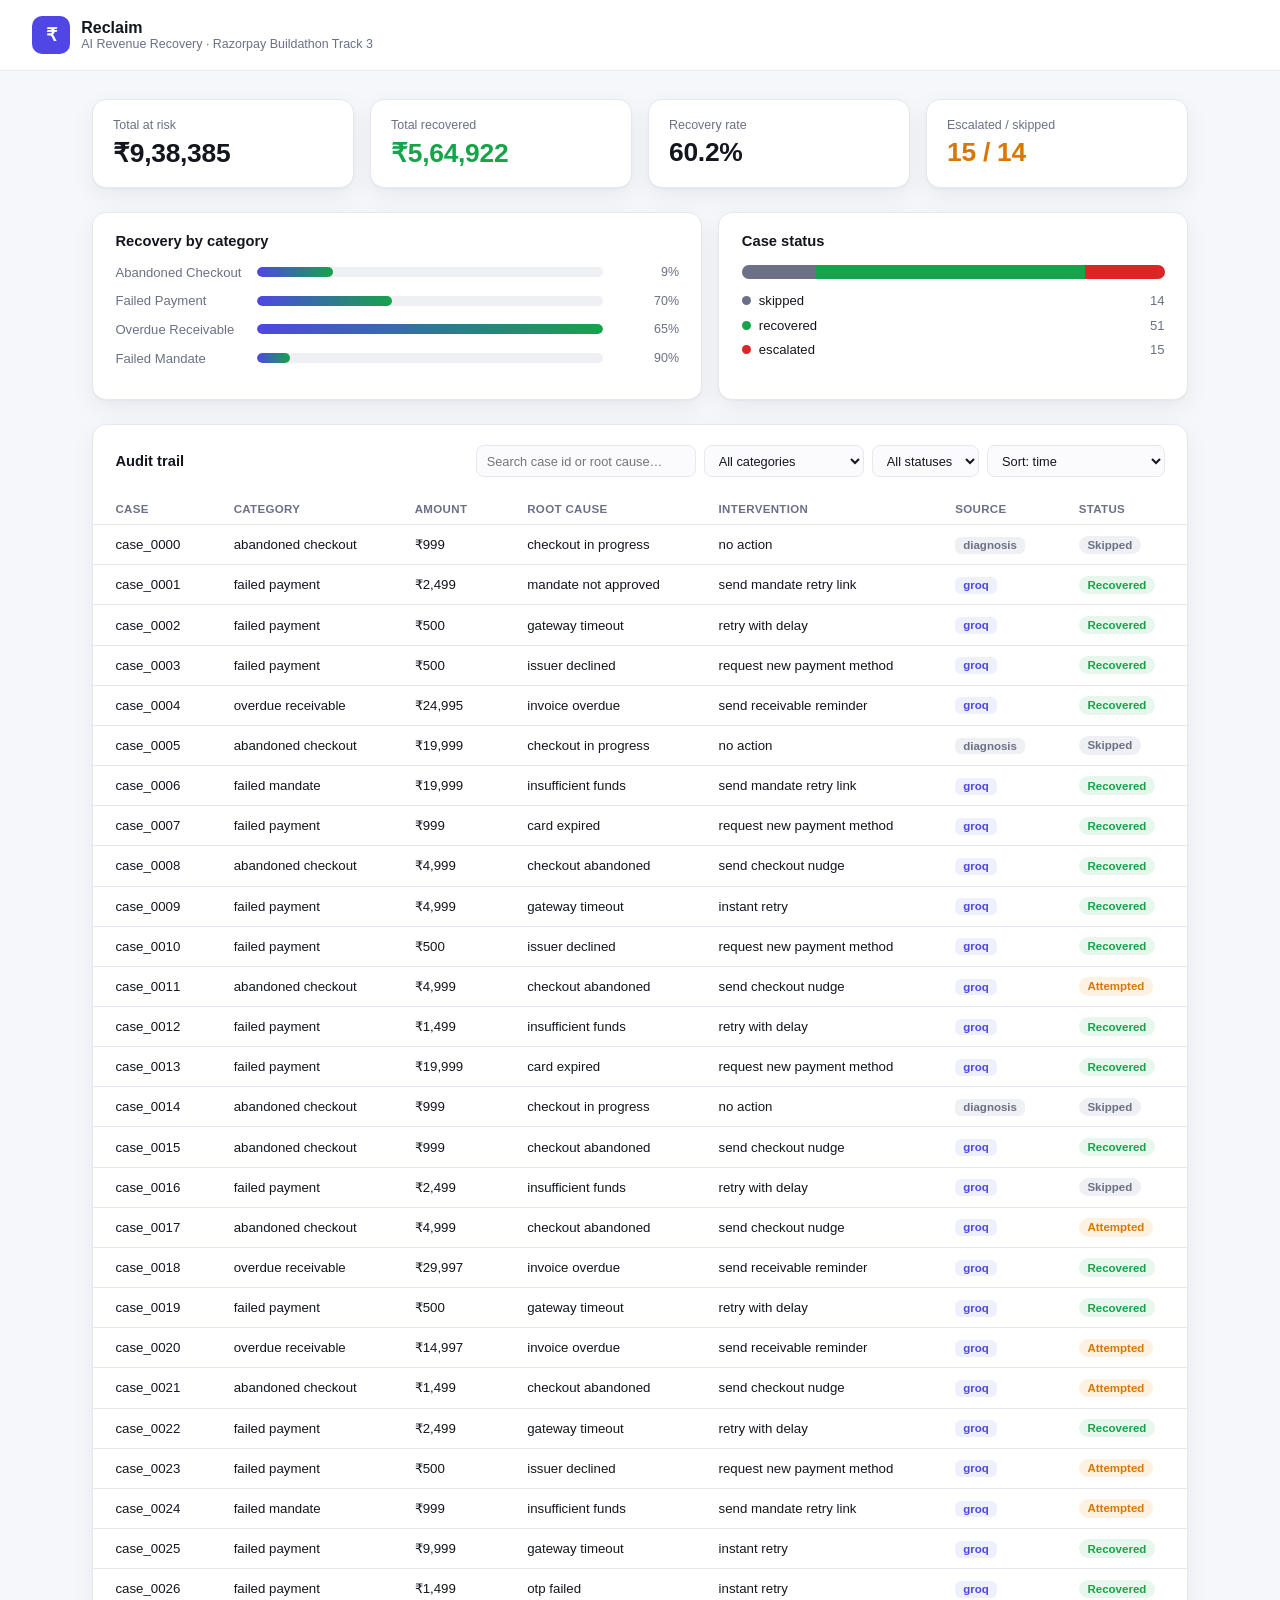
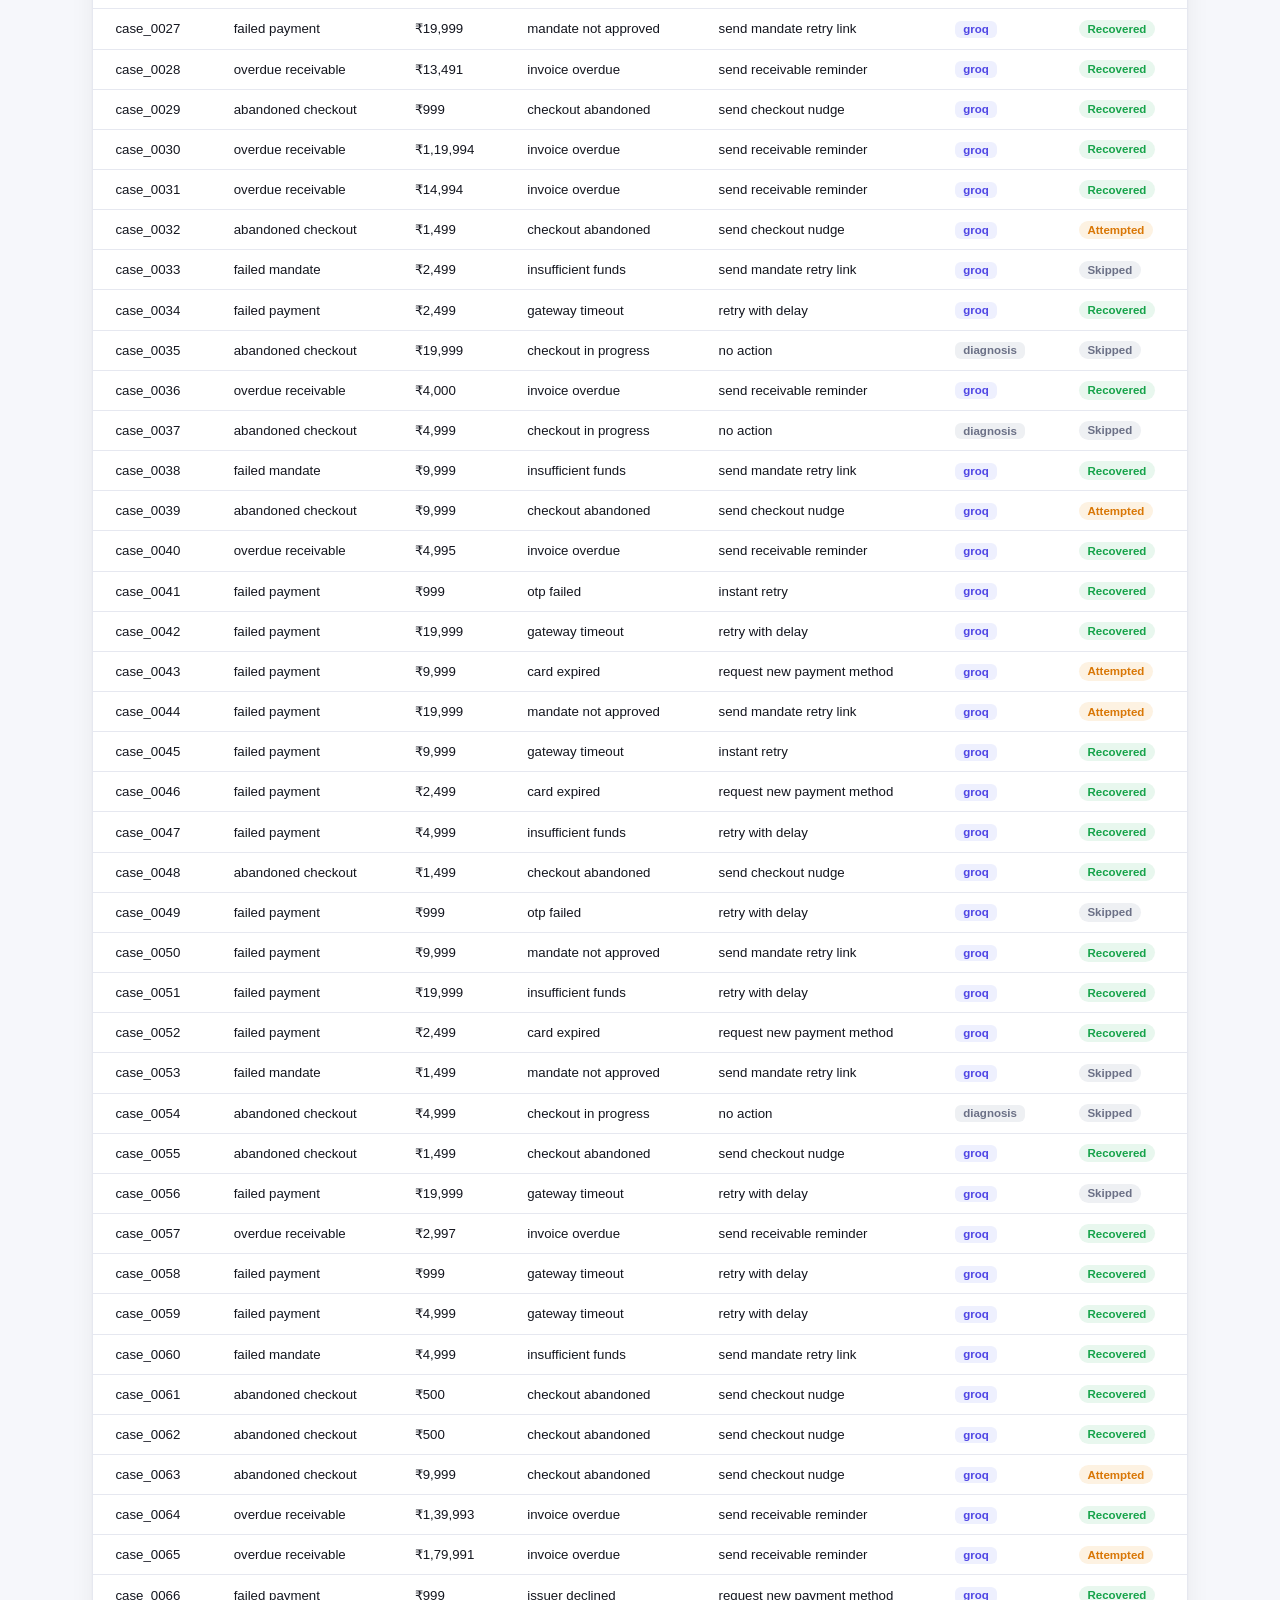
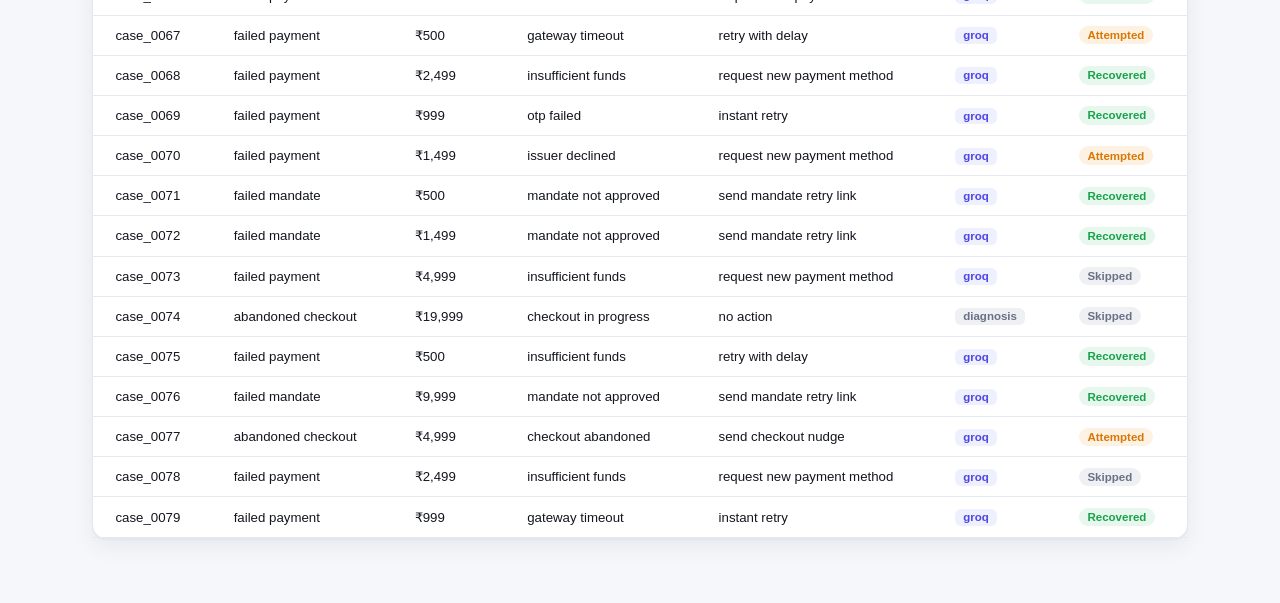
<file: static_site/index.html>
<!doctype html>
<html lang="en">
<head>
<meta charset="utf-8" />
<meta name="viewport" content="width=device-width, initial-scale=1" />
<title>Reclaim</title>
<link rel="stylesheet" href="styles.css" />
</head>
<body>
  <div class="app">
    <header class="topbar">
      <div class="brand">
        <span class="brand-mark">₹</span>
        <div>
          <div class="brand-title">Reclaim</div>
          <div class="brand-sub">AI Revenue Recovery &middot; Razorpay Buildathon Track 3</div>
        </div>
      </div>

      <form id="run-form" class="run-form">
        <label>
          <span>Batch size</span>
          <input type="number" id="run-n" value="80" min="1" max="500" />
        </label>
        <label>
          <span>Seed</span>
          <input type="number" id="run-seed" value="42" min="0" />
        </label>
        <button type="submit" id="run-btn">
          <span class="btn-label">Run new batch</span>
          <span class="btn-spinner" hidden></span>
        </button>
      </form>
    </header>

    <main id="app-main" class="main" hidden>
      <section class="stats">
        <div class="stat-card">
          <div class="stat-label">Total at risk</div>
          <div class="stat-value" id="stat-at-risk">–</div>
        </div>
        <div class="stat-card accent-good">
          <div class="stat-label">Total recovered</div>
          <div class="stat-value" id="stat-recovered">–</div>
        </div>
        <div class="stat-card">
          <div class="stat-label">Recovery rate</div>
          <div class="stat-value" id="stat-rate">–</div>
        </div>
        <div class="stat-card accent-warn">
          <div class="stat-label">Escalated / skipped</div>
          <div class="stat-value" id="stat-escalated">–</div>
        </div>
      </section>

      <section class="panels">
        <div class="panel">
          <h2>Recovery by category</h2>
          <div id="category-chart" class="chart"></div>
        </div>
        <div class="panel">
          <h2>Case status</h2>
          <div id="status-chart" class="chart"></div>
        </div>
      </section>

      <section class="panel table-panel">
        <div class="table-toolbar">
          <h2>Audit trail</h2>
          <div class="toolbar-controls">
            <input type="search" id="search" placeholder="Search case id or root cause…" />
            <select id="filter-category">
              <option value="">All categories</option>
            </select>
            <select id="filter-status">
              <option value="">All statuses</option>
            </select>
            <select id="sort-by">
              <option value="timestamp">Sort: time</option>
              <option value="amount_desc">Sort: amount (high–low)</option>
              <option value="amount_asc">Sort: amount (low–high)</option>
            </select>
          </div>
        </div>
        <div class="table-wrap">
          <table id="case-table">
            <thead>
              <tr>
                <th>Case</th>
                <th>Category</th>
                <th>Amount</th>
                <th>Root cause</th>
                <th>Intervention</th>
                <th>Source</th>
                <th>Status</th>
              </tr>
            </thead>
            <tbody id="case-table-body"></tbody>
          </table>
        </div>
        <div id="empty-state" class="empty-state" hidden>No cases match your filters.</div>
      </section>
    </main>

    <div id="loading-state" class="loading-state">
      <div class="loading-spinner"></div>
      <p>Loading batch results…</p>
      <button id="seed-run-btn" hidden>Run first batch</button>
    </div>
  </div>

  <div id="drawer-overlay" class="drawer-overlay" hidden>
    <aside id="drawer" class="drawer">
      <button id="drawer-close" class="drawer-close" aria-label="Close">&times;</button>
      <div id="drawer-content"></div>
    </aside>
  </div>

  <script>window.RECLAIM_STATIC = true;</script>
  <script src="app.js"></script>
</body>
</html>
</file>
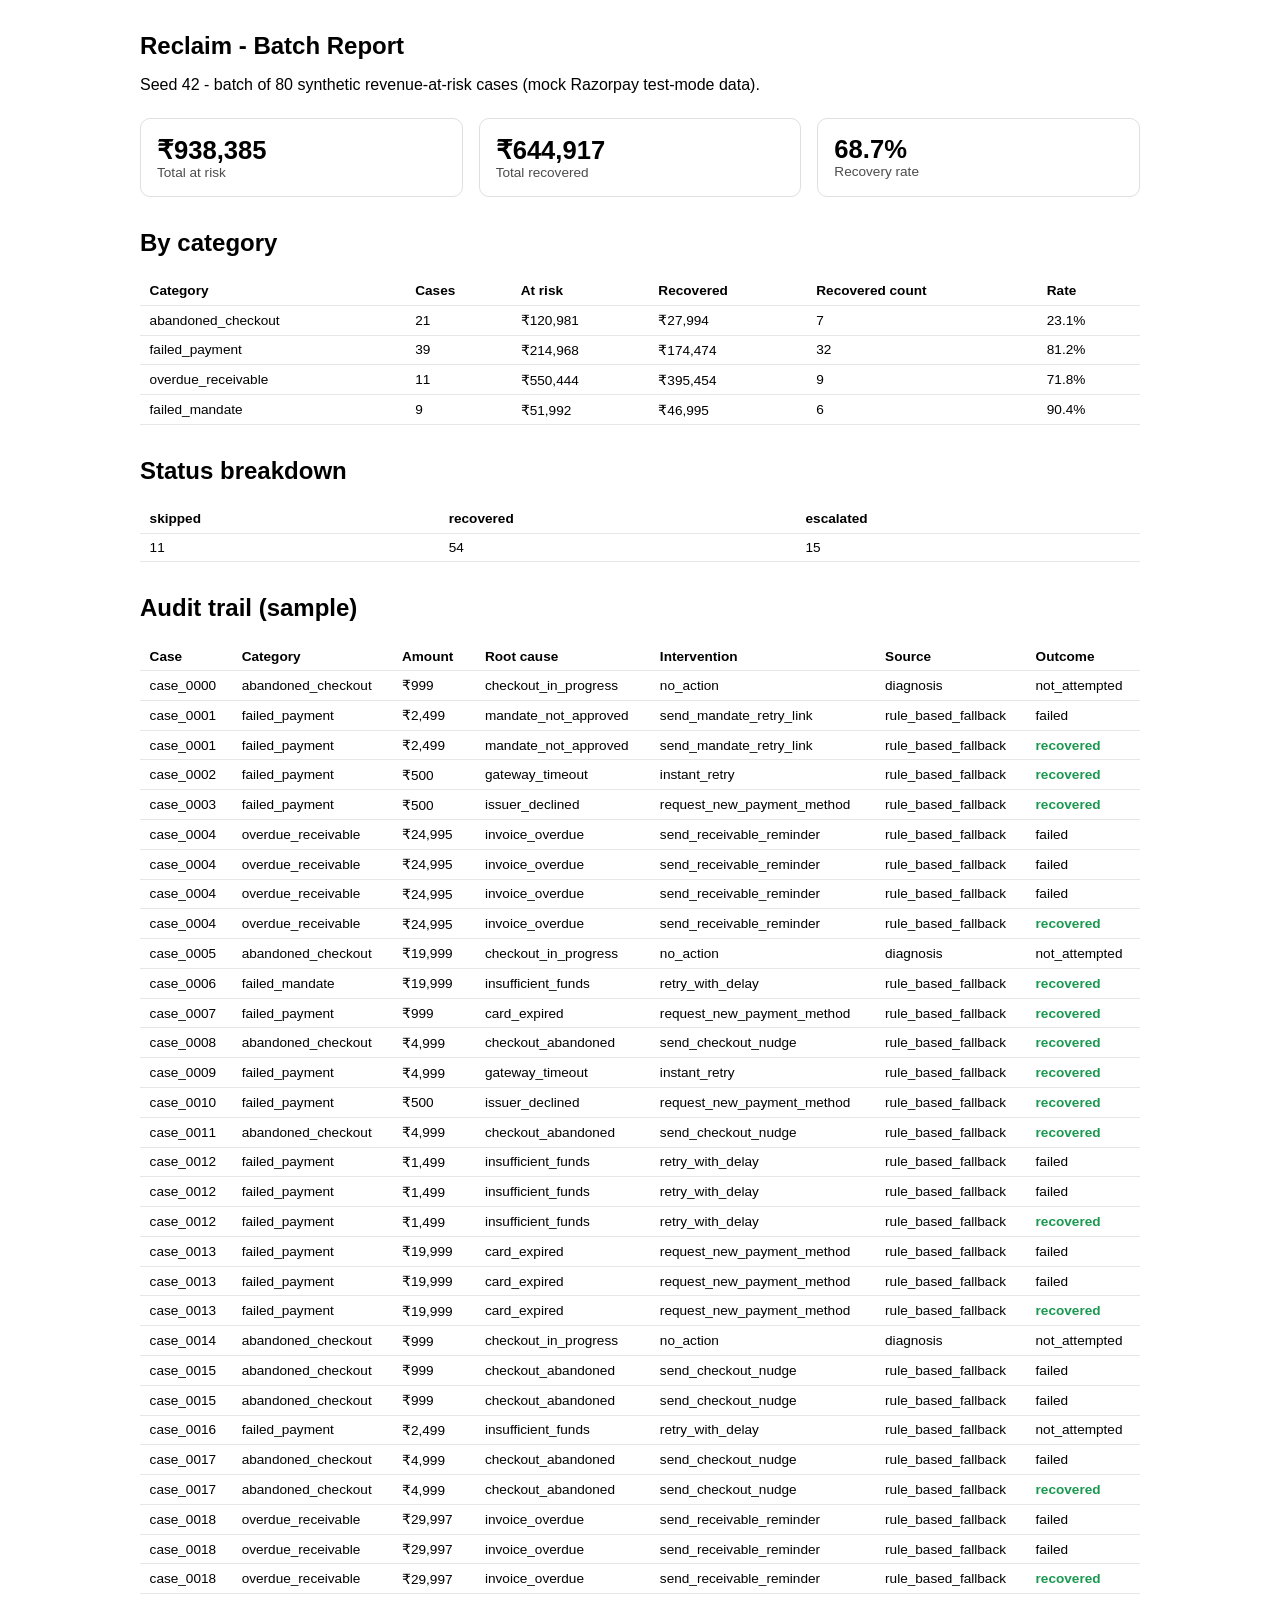
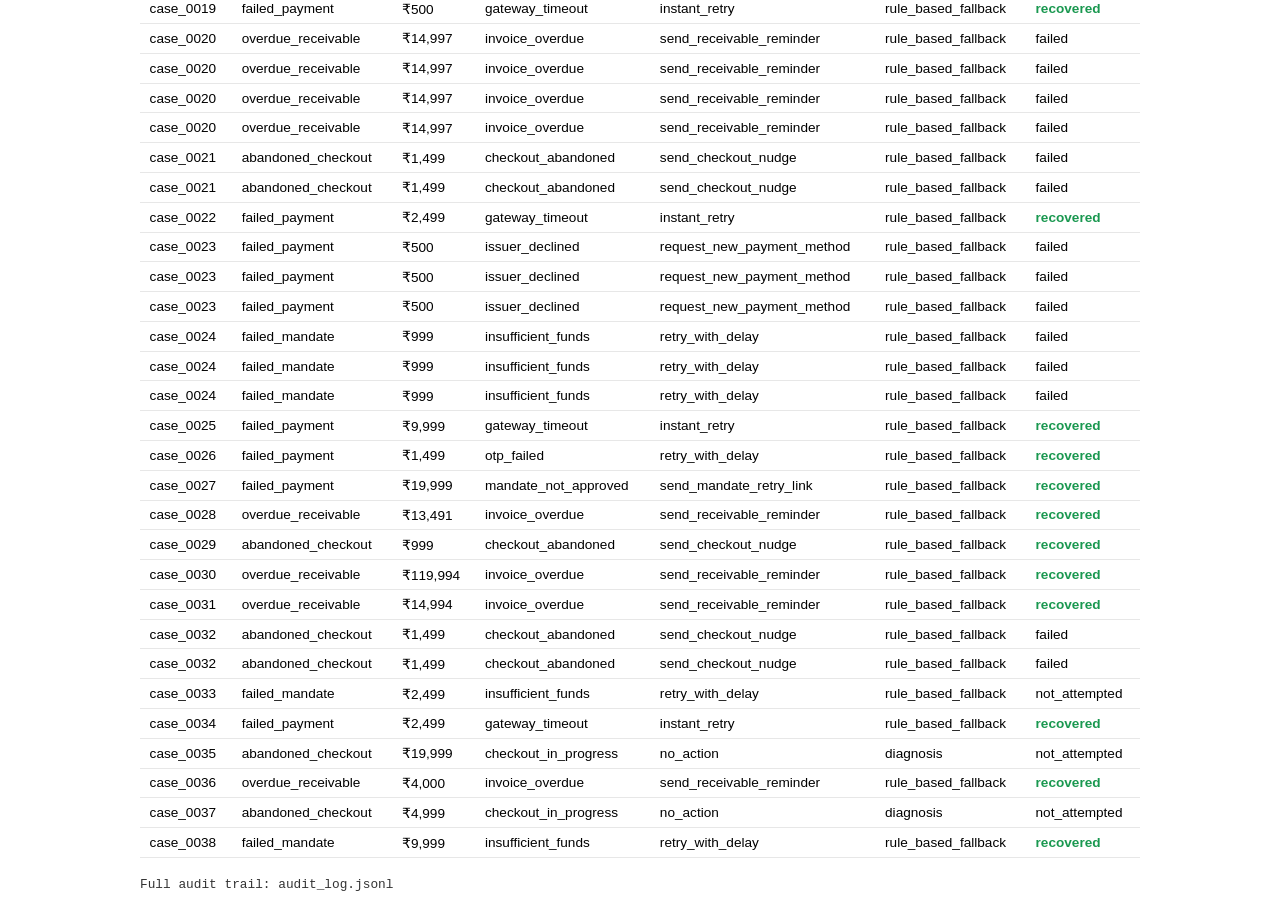
<file: sample_output/dashboard.html>
<!doctype html>
<html lang="en">
<head>
<meta charset="utf-8">
<title>Reclaim - Batch Report</title>
<style>
  :root { color-scheme: light dark; }
  body { font-family: -apple-system, Segoe UI, Roboto, sans-serif; max-width: 1000px; margin: 2rem auto; padding: 0 1rem; }
  h1 { font-size: 1.5rem; }
  .stats { display: grid; grid-template-columns: repeat(auto-fit, minmax(160px, 1fr)); gap: 1rem; margin: 1.5rem 0; }
  .stat { border: 1px solid #8884; border-radius: 10px; padding: 1rem; }
  .stat .value { font-size: 1.6rem; font-weight: 700; }
  .stat .label { opacity: 0.7; font-size: 0.85rem; }
  table { width: 100%; border-collapse: collapse; margin-top: 1rem; font-size: 0.85rem; }
  th, td { text-align: left; padding: 0.4rem 0.6rem; border-bottom: 1px solid #8883; }
  .status-recovered { color: #1a9850; font-weight: 600; }
  .status-escalated { color: #d73027; font-weight: 600; }
  .status-skipped { opacity: 0.6; }
  code { font-size: 0.8rem; opacity: 0.8; }
  .section { margin-top: 2rem; }
</style>
</head>
<body>
<h1>Reclaim - Batch Report</h1>
<p>Seed 42 - batch of 80 synthetic revenue-at-risk cases (mock Razorpay test-mode data).</p>

<div class="stats">
  <div class="stat"><div class="value">₹938,385</div><div class="label">Total at risk</div></div>
  <div class="stat"><div class="value">₹644,917</div><div class="label">Total recovered</div></div>
  <div class="stat"><div class="value">68.7%</div><div class="label">Recovery rate</div></div>
</div>

<div class="section">
<h2>By category</h2>
<table>
<tr><th>Category</th><th>Cases</th><th>At risk</th><th>Recovered</th><th>Recovered count</th><th>Rate</th></tr>
<tr><td>abandoned_checkout</td><td>21</td><td>₹120,981</td><td>₹27,994</td><td>7</td><td>23.1%</td></tr>
<tr><td>failed_payment</td><td>39</td><td>₹214,968</td><td>₹174,474</td><td>32</td><td>81.2%</td></tr>
<tr><td>overdue_receivable</td><td>11</td><td>₹550,444</td><td>₹395,454</td><td>9</td><td>71.8%</td></tr>
<tr><td>failed_mandate</td><td>9</td><td>₹51,992</td><td>₹46,995</td><td>6</td><td>90.4%</td></tr>
</table>
</div>

<div class="section">
<h2>Status breakdown</h2>
<table><tr><th>skipped</th><th>recovered</th><th>escalated</th></tr><tr><td>11</td><td>54</td><td>15</td></tr></table>
</div>

<div class="section">
<h2>Audit trail (sample)</h2>
<table>
<tr><th>Case</th><th>Category</th><th>Amount</th><th>Root cause</th><th>Intervention</th><th>Source</th><th>Outcome</th></tr>
<tr><td>case_0000</td><td>abandoned_checkout</td><td>₹999</td><td>checkout_in_progress</td><td>no_action</td><td>diagnosis</td><td class="status-not-attempted">not_attempted</td></tr>
<tr><td>case_0001</td><td>failed_payment</td><td>₹2,499</td><td>mandate_not_approved</td><td>send_mandate_retry_link</td><td>rule_based_fallback</td><td class="status-failed">failed</td></tr>
<tr><td>case_0001</td><td>failed_payment</td><td>₹2,499</td><td>mandate_not_approved</td><td>send_mandate_retry_link</td><td>rule_based_fallback</td><td class="status-recovered">recovered</td></tr>
<tr><td>case_0002</td><td>failed_payment</td><td>₹500</td><td>gateway_timeout</td><td>instant_retry</td><td>rule_based_fallback</td><td class="status-recovered">recovered</td></tr>
<tr><td>case_0003</td><td>failed_payment</td><td>₹500</td><td>issuer_declined</td><td>request_new_payment_method</td><td>rule_based_fallback</td><td class="status-recovered">recovered</td></tr>
<tr><td>case_0004</td><td>overdue_receivable</td><td>₹24,995</td><td>invoice_overdue</td><td>send_receivable_reminder</td><td>rule_based_fallback</td><td class="status-failed">failed</td></tr>
<tr><td>case_0004</td><td>overdue_receivable</td><td>₹24,995</td><td>invoice_overdue</td><td>send_receivable_reminder</td><td>rule_based_fallback</td><td class="status-failed">failed</td></tr>
<tr><td>case_0004</td><td>overdue_receivable</td><td>₹24,995</td><td>invoice_overdue</td><td>send_receivable_reminder</td><td>rule_based_fallback</td><td class="status-failed">failed</td></tr>
<tr><td>case_0004</td><td>overdue_receivable</td><td>₹24,995</td><td>invoice_overdue</td><td>send_receivable_reminder</td><td>rule_based_fallback</td><td class="status-recovered">recovered</td></tr>
<tr><td>case_0005</td><td>abandoned_checkout</td><td>₹19,999</td><td>checkout_in_progress</td><td>no_action</td><td>diagnosis</td><td class="status-not-attempted">not_attempted</td></tr>
<tr><td>case_0006</td><td>failed_mandate</td><td>₹19,999</td><td>insufficient_funds</td><td>retry_with_delay</td><td>rule_based_fallback</td><td class="status-recovered">recovered</td></tr>
<tr><td>case_0007</td><td>failed_payment</td><td>₹999</td><td>card_expired</td><td>request_new_payment_method</td><td>rule_based_fallback</td><td class="status-recovered">recovered</td></tr>
<tr><td>case_0008</td><td>abandoned_checkout</td><td>₹4,999</td><td>checkout_abandoned</td><td>send_checkout_nudge</td><td>rule_based_fallback</td><td class="status-recovered">recovered</td></tr>
<tr><td>case_0009</td><td>failed_payment</td><td>₹4,999</td><td>gateway_timeout</td><td>instant_retry</td><td>rule_based_fallback</td><td class="status-recovered">recovered</td></tr>
<tr><td>case_0010</td><td>failed_payment</td><td>₹500</td><td>issuer_declined</td><td>request_new_payment_method</td><td>rule_based_fallback</td><td class="status-recovered">recovered</td></tr>
<tr><td>case_0011</td><td>abandoned_checkout</td><td>₹4,999</td><td>checkout_abandoned</td><td>send_checkout_nudge</td><td>rule_based_fallback</td><td class="status-recovered">recovered</td></tr>
<tr><td>case_0012</td><td>failed_payment</td><td>₹1,499</td><td>insufficient_funds</td><td>retry_with_delay</td><td>rule_based_fallback</td><td class="status-failed">failed</td></tr>
<tr><td>case_0012</td><td>failed_payment</td><td>₹1,499</td><td>insufficient_funds</td><td>retry_with_delay</td><td>rule_based_fallback</td><td class="status-failed">failed</td></tr>
<tr><td>case_0012</td><td>failed_payment</td><td>₹1,499</td><td>insufficient_funds</td><td>retry_with_delay</td><td>rule_based_fallback</td><td class="status-recovered">recovered</td></tr>
<tr><td>case_0013</td><td>failed_payment</td><td>₹19,999</td><td>card_expired</td><td>request_new_payment_method</td><td>rule_based_fallback</td><td class="status-failed">failed</td></tr>
<tr><td>case_0013</td><td>failed_payment</td><td>₹19,999</td><td>card_expired</td><td>request_new_payment_method</td><td>rule_based_fallback</td><td class="status-failed">failed</td></tr>
<tr><td>case_0013</td><td>failed_payment</td><td>₹19,999</td><td>card_expired</td><td>request_new_payment_method</td><td>rule_based_fallback</td><td class="status-recovered">recovered</td></tr>
<tr><td>case_0014</td><td>abandoned_checkout</td><td>₹999</td><td>checkout_in_progress</td><td>no_action</td><td>diagnosis</td><td class="status-not-attempted">not_attempted</td></tr>
<tr><td>case_0015</td><td>abandoned_checkout</td><td>₹999</td><td>checkout_abandoned</td><td>send_checkout_nudge</td><td>rule_based_fallback</td><td class="status-failed">failed</td></tr>
<tr><td>case_0015</td><td>abandoned_checkout</td><td>₹999</td><td>checkout_abandoned</td><td>send_checkout_nudge</td><td>rule_based_fallback</td><td class="status-failed">failed</td></tr>
<tr><td>case_0016</td><td>failed_payment</td><td>₹2,499</td><td>insufficient_funds</td><td>retry_with_delay</td><td>rule_based_fallback</td><td class="status-not-attempted">not_attempted</td></tr>
<tr><td>case_0017</td><td>abandoned_checkout</td><td>₹4,999</td><td>checkout_abandoned</td><td>send_checkout_nudge</td><td>rule_based_fallback</td><td class="status-failed">failed</td></tr>
<tr><td>case_0017</td><td>abandoned_checkout</td><td>₹4,999</td><td>checkout_abandoned</td><td>send_checkout_nudge</td><td>rule_based_fallback</td><td class="status-recovered">recovered</td></tr>
<tr><td>case_0018</td><td>overdue_receivable</td><td>₹29,997</td><td>invoice_overdue</td><td>send_receivable_reminder</td><td>rule_based_fallback</td><td class="status-failed">failed</td></tr>
<tr><td>case_0018</td><td>overdue_receivable</td><td>₹29,997</td><td>invoice_overdue</td><td>send_receivable_reminder</td><td>rule_based_fallback</td><td class="status-failed">failed</td></tr>
<tr><td>case_0018</td><td>overdue_receivable</td><td>₹29,997</td><td>invoice_overdue</td><td>send_receivable_reminder</td><td>rule_based_fallback</td><td class="status-recovered">recovered</td></tr>
<tr><td>case_0019</td><td>failed_payment</td><td>₹500</td><td>gateway_timeout</td><td>instant_retry</td><td>rule_based_fallback</td><td class="status-recovered">recovered</td></tr>
<tr><td>case_0020</td><td>overdue_receivable</td><td>₹14,997</td><td>invoice_overdue</td><td>send_receivable_reminder</td><td>rule_based_fallback</td><td class="status-failed">failed</td></tr>
<tr><td>case_0020</td><td>overdue_receivable</td><td>₹14,997</td><td>invoice_overdue</td><td>send_receivable_reminder</td><td>rule_based_fallback</td><td class="status-failed">failed</td></tr>
<tr><td>case_0020</td><td>overdue_receivable</td><td>₹14,997</td><td>invoice_overdue</td><td>send_receivable_reminder</td><td>rule_based_fallback</td><td class="status-failed">failed</td></tr>
<tr><td>case_0020</td><td>overdue_receivable</td><td>₹14,997</td><td>invoice_overdue</td><td>send_receivable_reminder</td><td>rule_based_fallback</td><td class="status-failed">failed</td></tr>
<tr><td>case_0021</td><td>abandoned_checkout</td><td>₹1,499</td><td>checkout_abandoned</td><td>send_checkout_nudge</td><td>rule_based_fallback</td><td class="status-failed">failed</td></tr>
<tr><td>case_0021</td><td>abandoned_checkout</td><td>₹1,499</td><td>checkout_abandoned</td><td>send_checkout_nudge</td><td>rule_based_fallback</td><td class="status-failed">failed</td></tr>
<tr><td>case_0022</td><td>failed_payment</td><td>₹2,499</td><td>gateway_timeout</td><td>instant_retry</td><td>rule_based_fallback</td><td class="status-recovered">recovered</td></tr>
<tr><td>case_0023</td><td>failed_payment</td><td>₹500</td><td>issuer_declined</td><td>request_new_payment_method</td><td>rule_based_fallback</td><td class="status-failed">failed</td></tr>
<tr><td>case_0023</td><td>failed_payment</td><td>₹500</td><td>issuer_declined</td><td>request_new_payment_method</td><td>rule_based_fallback</td><td class="status-failed">failed</td></tr>
<tr><td>case_0023</td><td>failed_payment</td><td>₹500</td><td>issuer_declined</td><td>request_new_payment_method</td><td>rule_based_fallback</td><td class="status-failed">failed</td></tr>
<tr><td>case_0024</td><td>failed_mandate</td><td>₹999</td><td>insufficient_funds</td><td>retry_with_delay</td><td>rule_based_fallback</td><td class="status-failed">failed</td></tr>
<tr><td>case_0024</td><td>failed_mandate</td><td>₹999</td><td>insufficient_funds</td><td>retry_with_delay</td><td>rule_based_fallback</td><td class="status-failed">failed</td></tr>
<tr><td>case_0024</td><td>failed_mandate</td><td>₹999</td><td>insufficient_funds</td><td>retry_with_delay</td><td>rule_based_fallback</td><td class="status-failed">failed</td></tr>
<tr><td>case_0025</td><td>failed_payment</td><td>₹9,999</td><td>gateway_timeout</td><td>instant_retry</td><td>rule_based_fallback</td><td class="status-recovered">recovered</td></tr>
<tr><td>case_0026</td><td>failed_payment</td><td>₹1,499</td><td>otp_failed</td><td>retry_with_delay</td><td>rule_based_fallback</td><td class="status-recovered">recovered</td></tr>
<tr><td>case_0027</td><td>failed_payment</td><td>₹19,999</td><td>mandate_not_approved</td><td>send_mandate_retry_link</td><td>rule_based_fallback</td><td class="status-recovered">recovered</td></tr>
<tr><td>case_0028</td><td>overdue_receivable</td><td>₹13,491</td><td>invoice_overdue</td><td>send_receivable_reminder</td><td>rule_based_fallback</td><td class="status-recovered">recovered</td></tr>
<tr><td>case_0029</td><td>abandoned_checkout</td><td>₹999</td><td>checkout_abandoned</td><td>send_checkout_nudge</td><td>rule_based_fallback</td><td class="status-recovered">recovered</td></tr>
<tr><td>case_0030</td><td>overdue_receivable</td><td>₹119,994</td><td>invoice_overdue</td><td>send_receivable_reminder</td><td>rule_based_fallback</td><td class="status-recovered">recovered</td></tr>
<tr><td>case_0031</td><td>overdue_receivable</td><td>₹14,994</td><td>invoice_overdue</td><td>send_receivable_reminder</td><td>rule_based_fallback</td><td class="status-recovered">recovered</td></tr>
<tr><td>case_0032</td><td>abandoned_checkout</td><td>₹1,499</td><td>checkout_abandoned</td><td>send_checkout_nudge</td><td>rule_based_fallback</td><td class="status-failed">failed</td></tr>
<tr><td>case_0032</td><td>abandoned_checkout</td><td>₹1,499</td><td>checkout_abandoned</td><td>send_checkout_nudge</td><td>rule_based_fallback</td><td class="status-failed">failed</td></tr>
<tr><td>case_0033</td><td>failed_mandate</td><td>₹2,499</td><td>insufficient_funds</td><td>retry_with_delay</td><td>rule_based_fallback</td><td class="status-not-attempted">not_attempted</td></tr>
<tr><td>case_0034</td><td>failed_payment</td><td>₹2,499</td><td>gateway_timeout</td><td>instant_retry</td><td>rule_based_fallback</td><td class="status-recovered">recovered</td></tr>
<tr><td>case_0035</td><td>abandoned_checkout</td><td>₹19,999</td><td>checkout_in_progress</td><td>no_action</td><td>diagnosis</td><td class="status-not-attempted">not_attempted</td></tr>
<tr><td>case_0036</td><td>overdue_receivable</td><td>₹4,000</td><td>invoice_overdue</td><td>send_receivable_reminder</td><td>rule_based_fallback</td><td class="status-recovered">recovered</td></tr>
<tr><td>case_0037</td><td>abandoned_checkout</td><td>₹4,999</td><td>checkout_in_progress</td><td>no_action</td><td>diagnosis</td><td class="status-not-attempted">not_attempted</td></tr>
<tr><td>case_0038</td><td>failed_mandate</td><td>₹9,999</td><td>insufficient_funds</td><td>retry_with_delay</td><td>rule_based_fallback</td><td class="status-recovered">recovered</td></tr>
</table>
<p><code>Full audit trail: audit_log.jsonl</code></p>
</div>

</body>
</html>
</file>
<file: static_site/styles.css>
:root {
  color-scheme: light dark;
  --bg: #f6f7fb;
  --surface: #ffffff;
  --surface-alt: #fbfbfd;
  --border: #e6e8f0;
  --text: #14161f;
  --text-muted: #6b7086;
  --accent: #4f46e5;
  --accent-soft: #eef0fe;
  --good: #16a34a;
  --good-soft: #e8f7ee;
  --warn: #d97706;
  --warn-soft: #fdf2e2;
  --bad: #dc2626;
  --bad-soft: #fdecec;
  --muted-soft: #eef0f3;
  --radius: 14px;
  --shadow: 0 1px 2px rgba(20, 22, 31, 0.04), 0 8px 24px rgba(20, 22, 31, 0.06);
  font-family: -apple-system, "Inter", "Segoe UI", Roboto, sans-serif;
}

@media (prefers-color-scheme: dark) {
  :root:not([data-theme="light"]) {
    --bg: #0e0f14;
    --surface: #16171f;
    --surface-alt: #1b1c26;
    --border: #2a2c38;
    --text: #f1f2f7;
    --text-muted: #9498ab;
    --accent: #818cf8;
    --accent-soft: #232544;
    --good: #4ade80;
    --good-soft: #113322;
    --warn: #fbbf24;
    --warn-soft: #3a2c0f;
    --bad: #f87171;
    --bad-soft: #3a1717;
    --muted-soft: #23242e;
    --shadow: 0 1px 2px rgba(0, 0, 0, 0.3), 0 8px 24px rgba(0, 0, 0, 0.35);
  }
}

* { box-sizing: border-box; }

body {
  margin: 0;
  background: var(--bg);
  color: var(--text);
  -webkit-font-smoothing: antialiased;
}

.app { min-height: 100vh; }

.topbar {
  display: flex;
  align-items: center;
  justify-content: space-between;
  gap: 1.5rem;
  padding: 1rem 2rem;
  background: var(--surface);
  border-bottom: 1px solid var(--border);
  position: sticky;
  top: 0;
  z-index: 10;
  flex-wrap: wrap;
}

.brand { display: flex; align-items: center; gap: 0.7rem; }

.brand-mark {
  display: inline-flex;
  align-items: center;
  justify-content: center;
  width: 38px;
  height: 38px;
  border-radius: 10px;
  background: var(--accent);
  color: white;
  font-weight: 700;
  font-size: 1.1rem;
}

.brand-title { font-weight: 650; font-size: 1rem; }
.brand-sub { font-size: 0.78rem; color: var(--text-muted); }

.run-form {
  display: flex;
  align-items: end;
  gap: 0.75rem;
}

.run-form[hidden] { display: none; }

.run-form label {
  display: flex;
  flex-direction: column;
  gap: 0.25rem;
  font-size: 0.72rem;
  color: var(--text-muted);
}

.run-form input {
  width: 88px;
  padding: 0.4rem 0.55rem;
  border-radius: 8px;
  border: 1px solid var(--border);
  background: var(--surface-alt);
  color: var(--text);
  font-size: 0.85rem;
}

.run-form button {
  display: inline-flex;
  align-items: center;
  gap: 0.5rem;
  padding: 0.5rem 1rem;
  border-radius: 8px;
  border: none;
  background: var(--accent);
  color: white;
  font-weight: 600;
  font-size: 0.85rem;
  cursor: pointer;
  transition: opacity 0.15s ease, transform 0.05s ease;
}
.run-form button:hover { opacity: 0.92; }
.run-form button:active { transform: translateY(1px); }
.run-form button:disabled { opacity: 0.6; cursor: progress; }

.btn-spinner {
  width: 14px;
  height: 14px;
  border-radius: 50%;
  border: 2px solid rgba(255, 255, 255, 0.4);
  border-top-color: white;
  animation: spin 0.7s linear infinite;
}
@keyframes spin { to { transform: rotate(360deg); } }

.main {
  max-width: 1160px;
  margin: 0 auto;
  padding: 1.75rem 2rem 4rem;
  display: flex;
  flex-direction: column;
  gap: 1.5rem;
}

.stats {
  display: grid;
  grid-template-columns: repeat(auto-fit, minmax(220px, 1fr));
  gap: 1rem;
}

.stat-card {
  background: var(--surface);
  border: 1px solid var(--border);
  border-radius: var(--radius);
  padding: 1.1rem 1.25rem;
  box-shadow: var(--shadow);
}

.stat-label {
  font-size: 0.78rem;
  color: var(--text-muted);
  margin-bottom: 0.35rem;
}

.stat-value {
  font-size: 1.65rem;
  font-weight: 700;
  letter-spacing: -0.01em;
  font-variant-numeric: tabular-nums;
}

.stat-card.accent-good .stat-value { color: var(--good); }
.stat-card.accent-warn .stat-value { color: var(--warn); }

.panels {
  display: grid;
  grid-template-columns: 1.3fr 1fr;
  gap: 1rem;
}

@media (max-width: 800px) {
  .panels { grid-template-columns: 1fr; }
}

.panel {
  background: var(--surface);
  border: 1px solid var(--border);
  border-radius: var(--radius);
  padding: 1.25rem 1.4rem;
  box-shadow: var(--shadow);
}

.panel h2 {
  font-size: 0.92rem;
  font-weight: 650;
  margin: 0 0 1rem;
}

.chart-row {
  display: flex;
  align-items: center;
  gap: 0.75rem;
  margin-bottom: 0.85rem;
  font-size: 0.82rem;
}

.chart-row .chart-label {
  width: 130px;
  flex-shrink: 0;
  color: var(--text-muted);
  text-transform: capitalize;
}

.chart-row .bar-track {
  flex: 1;
  height: 10px;
  border-radius: 999px;
  background: var(--muted-soft);
  overflow: hidden;
}

.chart-row .bar-fill {
  height: 100%;
  border-radius: 999px;
  background: linear-gradient(90deg, var(--accent), var(--good));
  transition: width 0.6s cubic-bezier(0.16, 1, 0.3, 1);
  width: 0;
}

.chart-row .chart-value {
  width: 64px;
  text-align: right;
  font-variant-numeric: tabular-nums;
  color: var(--text-muted);
  font-size: 0.78rem;
}

.status-legend {
  display: flex;
  flex-direction: column;
  gap: 0.6rem;
}

.status-seg-track {
  display: flex;
  height: 14px;
  border-radius: 999px;
  overflow: hidden;
  margin-bottom: 0.9rem;
  background: var(--muted-soft);
}

.status-seg { height: 100%; transition: width 0.6s cubic-bezier(0.16, 1, 0.3, 1); width: 0; }

.legend-row {
  display: flex;
  align-items: center;
  justify-content: space-between;
  font-size: 0.82rem;
}

.legend-dot {
  display: inline-block;
  width: 9px;
  height: 9px;
  border-radius: 50%;
  margin-right: 0.5rem;
}

.legend-count { color: var(--text-muted); font-variant-numeric: tabular-nums; }

.table-panel { padding: 1.25rem 0 0; }

.table-toolbar {
  display: flex;
  align-items: center;
  justify-content: space-between;
  flex-wrap: wrap;
  gap: 0.75rem;
  padding: 0 1.4rem 1rem;
}

.table-toolbar h2 { margin: 0; font-size: 0.92rem; font-weight: 650; }

.toolbar-controls { display: flex; gap: 0.5rem; flex-wrap: wrap; }

.toolbar-controls input,
.toolbar-controls select {
  padding: 0.4rem 0.6rem;
  border-radius: 8px;
  border: 1px solid var(--border);
  background: var(--surface-alt);
  color: var(--text);
  font-size: 0.8rem;
}

.toolbar-controls input[type="search"] { width: 220px; }

.table-wrap { overflow-x: auto; }

table { width: 100%; border-collapse: collapse; font-size: 0.83rem; }

thead th {
  text-align: left;
  font-size: 0.72rem;
  text-transform: uppercase;
  letter-spacing: 0.03em;
  color: var(--text-muted);
  padding: 0.6rem 1.4rem;
  border-bottom: 1px solid var(--border);
  position: sticky;
  top: 0;
  background: var(--surface);
}

tbody tr {
  cursor: pointer;
  transition: background 0.1s ease;
}

tbody tr:hover { background: var(--surface-alt); }

tbody td {
  padding: 0.65rem 1.4rem;
  border-bottom: 1px solid var(--border);
  white-space: nowrap;
}

.badge {
  display: inline-flex;
  align-items: center;
  padding: 0.2rem 0.55rem;
  border-radius: 999px;
  font-size: 0.72rem;
  font-weight: 600;
  text-transform: capitalize;
}

.badge-recovered { background: var(--good-soft); color: var(--good); }
.badge-escalated { background: var(--bad-soft); color: var(--bad); }
.badge-skipped { background: var(--muted-soft); color: var(--text-muted); }
.badge-attempted { background: var(--warn-soft); color: var(--warn); }
.badge-failed { background: var(--bad-soft); color: var(--bad); }
.badge-not_attempted { background: var(--muted-soft); color: var(--text-muted); }

.source-tag {
  font-size: 0.72rem;
  padding: 0.15rem 0.5rem;
  border-radius: 6px;
  background: var(--accent-soft);
  color: var(--accent);
  font-weight: 600;
}
.source-tag.fallback { background: var(--muted-soft); color: var(--text-muted); }

.empty-state {
  padding: 3rem 1.4rem;
  text-align: center;
  color: var(--text-muted);
  font-size: 0.85rem;
}

.loading-state {
  min-height: 70vh;
  display: flex;
  flex-direction: column;
  align-items: center;
  justify-content: center;
  gap: 1rem;
  color: var(--text-muted);
  font-size: 0.9rem;
}

.loading-state[hidden] { display: none; }

.loading-spinner {
  width: 28px;
  height: 28px;
  border-radius: 50%;
  border: 3px solid var(--border);
  border-top-color: var(--accent);
  animation: spin 0.8s linear infinite;
}

#seed-run-btn {
  padding: 0.5rem 1.1rem;
  border-radius: 8px;
  border: none;
  background: var(--accent);
  color: white;
  font-weight: 600;
  font-size: 0.85rem;
  cursor: pointer;
}

.drawer-overlay {
  position: fixed;
  inset: 0;
  background: rgba(10, 10, 15, 0.45);
  display: flex;
  justify-content: flex-end;
  z-index: 50;
  backdrop-filter: blur(2px);
}

.drawer-overlay[hidden] { display: none; }

.drawer {
  width: min(460px, 100%);
  height: 100%;
  background: var(--surface);
  border-left: 1px solid var(--border);
  padding: 1.75rem;
  overflow-y: auto;
  position: relative;
  animation: slide-in 0.2s ease;
}

@keyframes slide-in {
  from { transform: translateX(24px); opacity: 0; }
  to { transform: translateX(0); opacity: 1; }
}

.drawer-close {
  position: absolute;
  top: 1.1rem;
  right: 1.1rem;
  width: 30px;
  height: 30px;
  border-radius: 8px;
  border: 1px solid var(--border);
  background: var(--surface-alt);
  color: var(--text);
  font-size: 1.1rem;
  line-height: 1;
  cursor: pointer;
}

.drawer h3 { margin: 0 0 0.2rem; font-size: 1.05rem; }
.drawer .drawer-sub { color: var(--text-muted); font-size: 0.82rem; margin-bottom: 1.25rem; }

.timeline { display: flex; flex-direction: column; gap: 0; }

.timeline-item {
  position: relative;
  padding: 0 0 1.4rem 1.4rem;
  border-left: 2px solid var(--border);
}
.timeline-item:last-child { border-left-color: transparent; padding-bottom: 0; }

.timeline-item::before {
  content: "";
  position: absolute;
  left: -6px;
  top: 2px;
  width: 10px;
  height: 10px;
  border-radius: 50%;
  background: var(--accent);
  border: 2px solid var(--surface);
}

.timeline-time { font-size: 0.72rem; color: var(--text-muted); margin-bottom: 0.15rem; }
.timeline-title { font-weight: 650; font-size: 0.88rem; margin-bottom: 0.3rem; }
.timeline-body { font-size: 0.82rem; color: var(--text-muted); line-height: 1.5; }
.timeline-body strong { color: var(--text); font-weight: 600; }

.message-box {
  margin-top: 0.5rem;
  padding: 0.65rem 0.8rem;
  border-radius: 10px;
  background: var(--accent-soft);
  color: var(--text);
  font-size: 0.82rem;
  font-style: italic;
}

.gate-box {
  margin-top: 0.5rem;
  padding: 0.5rem 0.75rem;
  border-radius: 8px;
  background: var(--bad-soft);
  color: var(--bad);
  font-size: 0.78rem;
}
</file>
